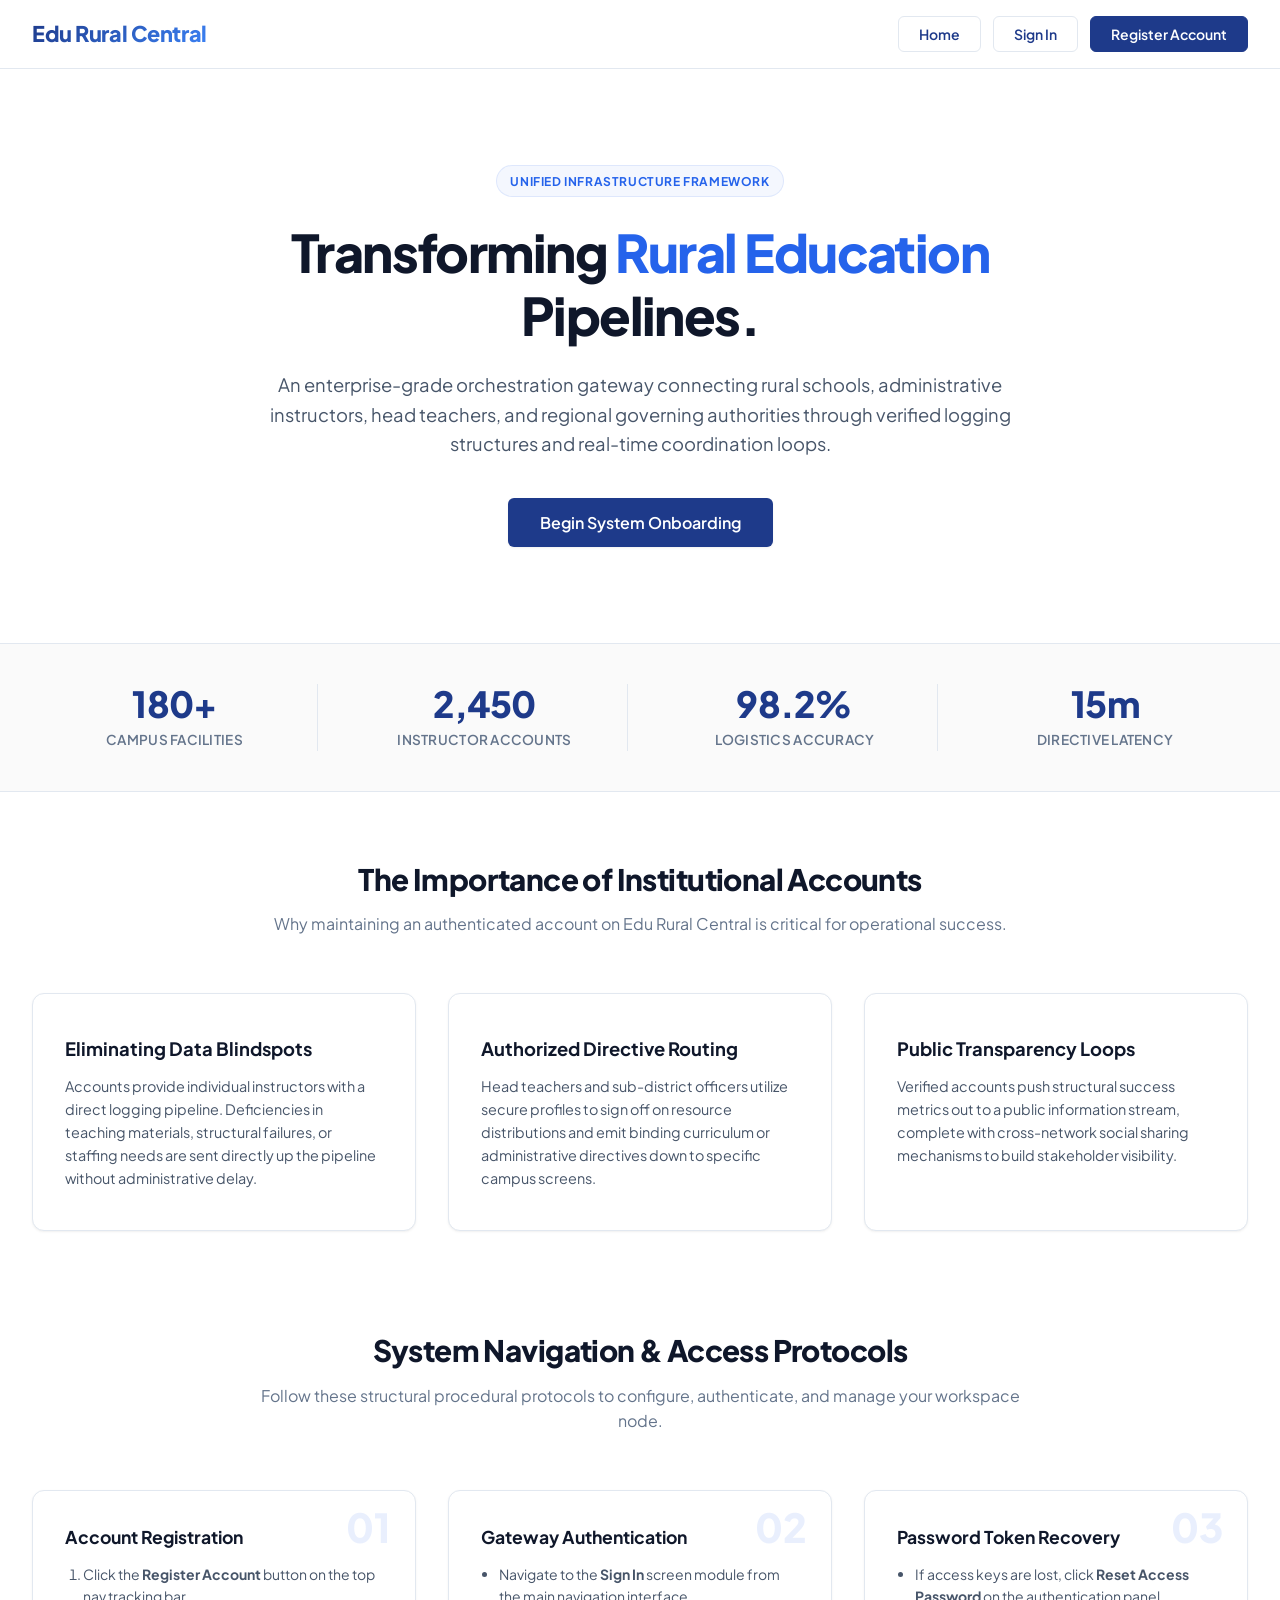
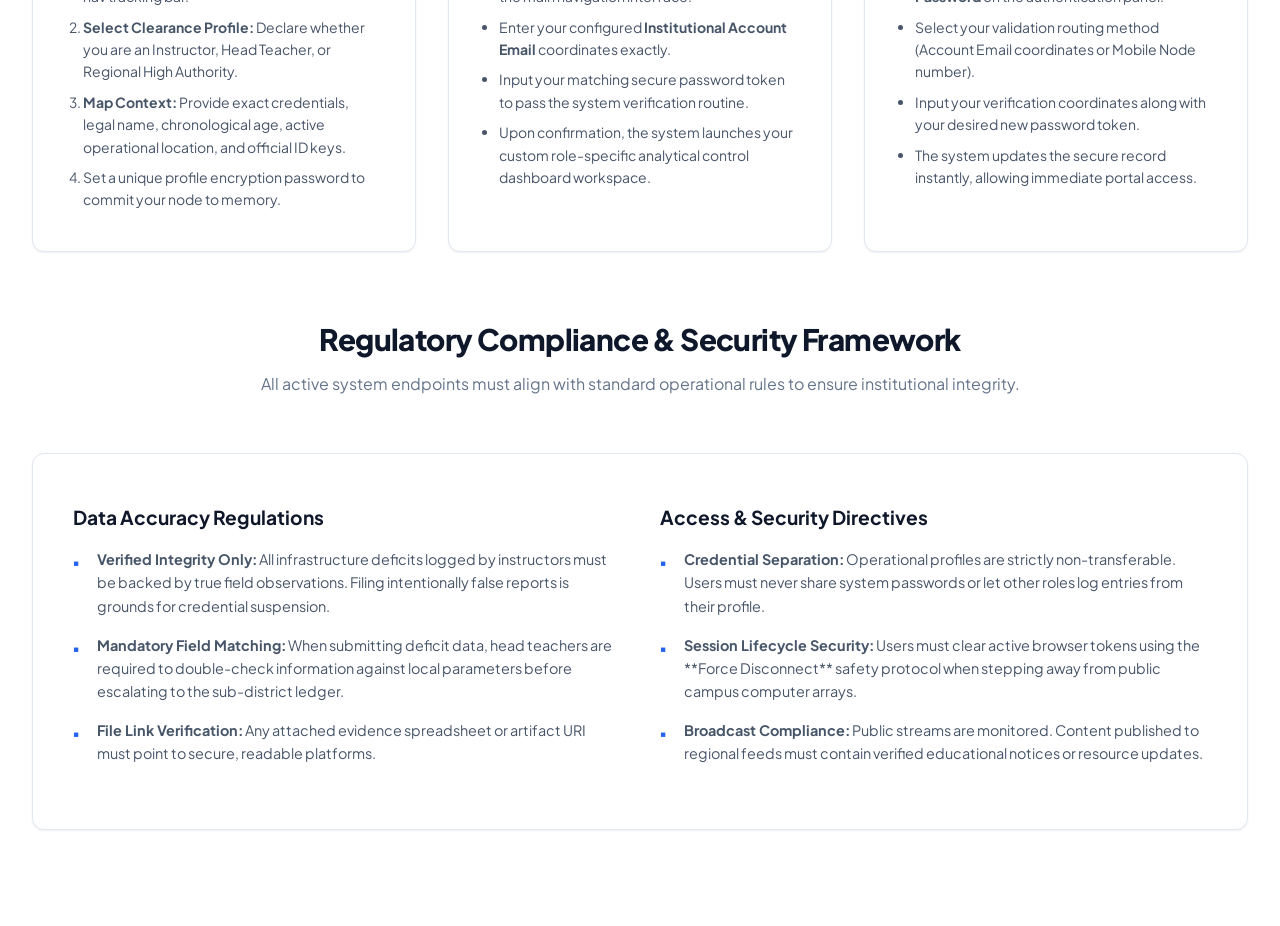
<file: index.html>
<!DOCTYPE html>
<html lang="en">
<head>
    <meta charset="UTF-8">
    <meta name="viewport" content="width=device-width, initial-scale=1.0">
    <title>Edu Rural Central - Enterprise Management Platform</title>
    <!-- Professional Design System Typography -->
    <link rel="preconnect" href="https://fonts.googleapis.com">
    <link rel="preconnect" href="https://fonts.gstatic.com" crossorigin>
    <link href="https://fonts.googleapis.com/css2?family=Plus+Jakarta+Sans:wght@400;500;600;700;800&display=swap" rel="stylesheet">
    <link rel="stylesheet" href="style.css">
</head>
<body>

   
    <nav class="portal-nav">
        <h1 onclick="window.location.href='index.html'">Edu Rural Central</h1>
        <div class="nav-links">
            <button onclick="window.location.href='index.html'">Home</button>
            <button onclick="window.location.href='login.html'">Sign In</button>
            <button onclick="window.location.href='register.html'" class="btn-primary-action">Register Account</button>
        </div>
    </nav>

 
    <div class="landing-container">
        
       
        <section class="layout-section hero-block">
            <div class="hero-content">
                <span class="hero-badge">Unified Infrastructure Framework</span>
                <h2 class="hero-title">Transforming <span>Rural Education</span> Pipelines.</h2>
                <p class="hero-desc">An enterprise-grade orchestration gateway connecting rural schools, administrative instructors, head teachers, and regional governing authorities through verified logging structures and real-time coordination loops.</p>
                <button class="btn-cta" onclick="window.location.href='register.html'">Begin System Onboarding</button>
            </div>
        </section>

       
        <section class="metrics-bar">
            <div class="metrics-grid">
                <div class="metric-card">
                    <div class="metric-val">180+</div>
                    <div class="metric-lbl">Campus Facilities</div>
                </div>
                <div class="metric-card">
                    <div class="metric-val">2,450</div>
                    <div class="metric-lbl">Instructor Accounts</div>
                </div>
                <div class="metric-card">
                    <div class="metric-val">98.2%</div>
                    <div class="metric-lbl">Logistics Accuracy</div>
                </div>
                <div class="metric-card">
                    <div class="metric-val">15m</div>
                    <div class="metric-lbl">Directive Latency</div>
                </div>
            </div>
        </section>

        
        <section class="layout-section">
            <div class="section-header">
                <h3>The Importance of Institutional Accounts</h3>
                <p>Why maintaining an authenticated account on Edu Rural Central is critical for operational success.</p>
            </div>
            <div class="grid-features">
                <div class="feature-box">
                    <h4>Eliminating Data Blindspots</h4>
                    <p>Accounts provide individual instructors with a direct logging pipeline. Deficiencies in teaching materials, structural failures, or staffing needs are sent directly up the pipeline without administrative delay.</p>
                </div>
                <div class="feature-box">
                    <h4>Authorized Directive Routing</h4>
                    <p>Head teachers and sub-district officers utilize secure profiles to sign off on resource distributions and emit binding curriculum or administrative directives down to specific campus screens.</p>
                </div>
                <div class="feature-box">
                    <h4>Public Transparency Loops</h4>
                    <p>Verified accounts push structural success metrics out to a public information stream, complete with cross-network social sharing mechanisms to build stakeholder visibility.</p>
                </div>
            </div>
        </section>

      
        <section class="layout-section" style="padding-top: 0;">
            <div class="section-header">
                <h3>System Navigation & Access Protocols</h3>
                <p>Follow these structural procedural protocols to configure, authenticate, and manage your workspace node.</p>
            </div>
            <div class="instruction-grid">
                
                <div class="instruction-card">
                    <div class="step-num">01</div>
                    <h4>Account Registration</h4>
                    <ol>
                        <li>Click the <b>Register Account</b> button on the top nav tracking bar.</li>
                        <li><b>Select Clearance Profile:</b> Declare whether you are an Instructor, Head Teacher, or Regional High Authority.</li>
                        <li><b>Map Context:</b> Provide exact credentials, legal name, chronological age, active operational location, and official ID keys.</li>
                        <li>Set a unique profile encryption password to commit your node to memory.</li>
                    </ol>
                </div>

                <div class="instruction-card">
                    <div class="step-num">02</div>
                    <h4>Gateway Authentication</h4>
                    <ul>
                        <li>Navigate to the <b>Sign In</b> screen module from the main navigation interface.</li>
                        <li>Enter your configured <b>Institutional Account Email</b> coordinates exactly.</li>
                        <li>Input your matching secure password token to pass the system verification routine.</li>
                        <li>Upon confirmation, the system launches your custom role-specific analytical control dashboard workspace.</li>
                    </ul>
                </div>

                <div class="instruction-card">
                    <div class="step-num">03</div>
                    <h4>Password Token Recovery</h4>
                    <ul>
                        <li>If access keys are lost, click <b>Reset Access Password</b> on the authentication panel.</li>
                        <li>Select your validation routing method (Account Email coordinates or Mobile Node number).</li>
                        <li>Input your verification coordinates along with your desired new password token.</li>
                        <li>The system updates the secure record instantly, allowing immediate portal access.</li>
                    </ul>
                </div>

            </div>
        </section>

        
        <section class="layout-section" style="padding-top: 0; padding-bottom: 6rem;">
            <div class="section-header">
                <h3>Regulatory Compliance & Security Framework</h3>
                <p>All active system endpoints must align with standard operational rules to ensure institutional integrity.</p>
            </div>
            <div class="rules-wrapper">
                <div class="rules-grid">
                    <div class="rules-column">
                        <h4>Data Accuracy Regulations</h4>
                        <ul class="rules-list">
                            <li><b>Verified Integrity Only:</b> All infrastructure deficits logged by instructors must be backed by true field observations. Filing intentionally false reports is grounds for credential suspension.</li>
                            <li><b>Mandatory Field Matching:</b> When submitting deficit data, head teachers are required to double-check information against local parameters before escalating to the sub-district ledger.</li>
                            <li><b>File Link Verification:</b> Any attached evidence spreadsheet or artifact URI must point to secure, readable platforms.</li>
                        </ul>
                    </div>
                    <div class="rules-column">
                        <h4>Access & Security Directives</h4>
                        <ul class="rules-list">
                            <li><b>Credential Separation:</b> Operational profiles are strictly non-transferable. Users must never share system passwords or let other roles log entries from their profile.</li>
                            <li><b>Session Lifecycle Security:</b> Users must clear active browser tokens using the **Force Disconnect** safety protocol when stepping away from public campus computer arrays.</li>
                            <li><b>Broadcast Compliance:</b> Public streams are monitored. Content published to regional feeds must contain verified educational notices or resource updates.</li>
                        </ul>
                    </div>
                </div>
            </div>
        </section>

    </div>

</body>
</html>
</file>
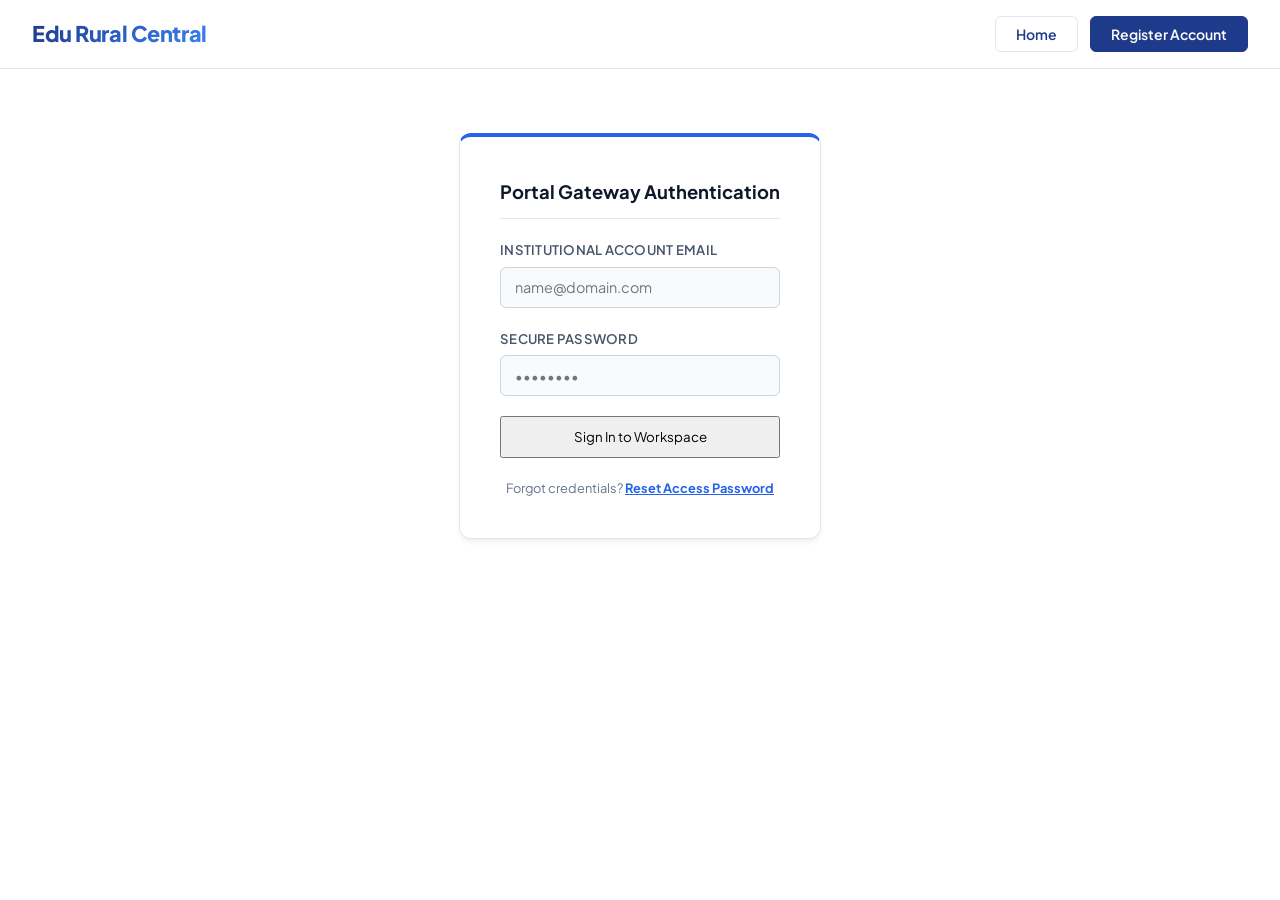
<file: dashboard.html>
<!DOCTYPE html>
<html lang="en">
<head>
    <meta charset="UTF-8">
    <meta name="viewport" content="width=device-width, initial-scale=1.0">
    <title>Central Workspace Hub Panels</title>
    <link rel="preconnect" href="https://fonts.googleapis.com">
    <link rel="preconnect" href="https://fonts.gstatic.com" crossorigin>
    <link href="https://fonts.googleapis.com/css2?family=Plus+Jakarta+Sans:wght@400;500;600;700;800&display=swap" rel="stylesheet">
    <link rel="stylesheet" href="style.css">
</head>
<body>

    <div class="app-container" style="display: grid;">
        <sidebar>
            <div>
                <div style="padding:0 1.5rem 1rem 1.5rem; border-bottom:1px solid rgba(255,255,255,0.08);">
                    <h3 id="sidebarName" style="font-size:1rem; font-weight:700;">Active User</h3>
                    <span id="sidebarRoleBadge" class="badge badge-info" style="margin-top:0.3rem;">ROLE</span>
                </div>
                <ul class="sidebar-menu">
                    <li class="menu-item active" id="menu-dash" onclick="navigateTab('dash')">Core Infrastructure Engine</li>
                    <li class="menu-item" id="menu-public" onclick="navigateTab('public')">Public Information Gateway</li>
                    <li class="menu-item" id="menu-profile" onclick="navigateTab('profile')">Manage Profile Attributes</li>
                </ul>
            </div>
            <div style="padding:0 1.5rem;">
                <button class="btn-danger" style="width: 100%; font-weight:700; border-radius: var(--radius-sm); padding: 0.6rem; border:none; color:white; cursor:pointer;" id="btnForceDisconnect">Force Disconnect</button>
            </div>
        </sidebar>

        <div class="content-workspace">
            
            <div id="tab-dash" class="tab-panel-block">
               
                <div id="workspace-teacher" style="display:none;">
                    <div class="card" style="border-top: 3px solid var(--success);">
                        <div class="card-title">
                            <span>Campus Administrative Directives & Announcements</span>
                            <span class="badge badge-success" style="font-size:0.65rem;">Live Feeds</span>
                        </div>
                        <div id="teacherAnnouncementsFeed"></div>
                    </div>

                    <div style="display:grid; grid-template-columns:1fr 1.8fr; gap:1.5rem; align-items: start;">
                        <div class="card">
                            <div class="card-title">Transmit Infrastructure Log</div>
                            <form id="teacherLogForm">
                                <div class="form-group">
                                    <label>Log Classification Category</label>
                                    <select id="newReportCat">
                                        <option value="Shortage of Teaching Materials">Shortage of Teaching Materials</option>
                                        <option value="Infrastructure Deficit">Infrastructure Deficit</option>
                                        <option value="Personnel Shortage">Personnel Shortage</option>
                                    </select>
                                </div>
                                <div class="form-group"><label>Detailed Description</label><textarea id="newReportDesc" rows="3" required placeholder="Provide breakdown context..."></textarea></div>
                                <div class="form-group"><label>Attach Verification Artifact Link (Optional)</label><input type="text" id="newReportFile" placeholder="http://docs.com/sheet.pdf"></div>
                                <button type="submit" class="btn-primary-action" style="width:100%; padding:0.65rem; border:none; border-radius:var(--radius-sm); cursor:pointer;">Submit Log</button>
                            </form>
                        </div>

                        <div class="card">
                            <div class="card-title">My Transmitted Deficit Logs</div>
                            <div style="overflow-x: auto;">
                                <table>
                                    <thead>
                                        <tr>
                                            <th>Category</th>
                                            <th>Description</th>
                                            <th>Artifact Link</th>
                                            <th>Status</th>
                                        </tr>
                                    </thead>
                                    <tbody id="teacherLogsTableBody"></tbody>
                                </table>
                            </div>
                        </div>
                    </div>
                </div>

                
                <div id="workspace-headteacher" style="display:none;">
                    <div class="card" style="border-top: 3px solid var(--warning);">
                        <div class="card-title">Campus Escalation Ledger & Deficit Verification</div>
                        <p style="font-size: 0.85rem; color: #64748b; margin-bottom: 1rem;">Review logs submitted by campus instructors before committing them to the sub-district ledger.</p>
                        <div style="overflow-x: auto;">
                            <table>
                                <thead>
                                    <tr>
                                        <th>Instructor</th>
                                        <th>Category</th>
                                        <th>Description</th>
                                        <th>Artifact</th>
                                        <th>Action</th>
                                    </tr>
                                </thead>
                                <tbody id="headteacherReviewTableBody"></tbody>
                            </table>
                        </div>
                    </div>

                    <div class="card">
                        <div class="card-title">Emit Local Campus Directive</div>
                        <form id="headteacherDirectiveForm">
                            <div class="form-group">
                                <label>Directive Content</label>
                                <textarea id="newDirectiveText" rows="3" required placeholder="Type operational updates or binding instructions..."></textarea>
                            </div>
                            <button type="submit" class="btn-primary-action" style="padding: 0.5rem 1rem;">Broadcast Directive</button>
                        </form>
                    </div>
                </div>

                
                <div id="workspace-highauthority" style="display:none;">
                    <div class="card" style="border-top: 3px solid var(--primary-light);">
                        <div class="card-title">Regional Infrastructure Orchestration Gateway</div>
                        <div class="search-container">
                            <input type="text" id="authoritySearch" placeholder="Filter verified regional logs by territory or category...">
                        </div>
                        <div style="overflow-x: auto;">
                            <table>
                                <thead>
                                    <tr>
                                        <th>Origin Facility</th>
                                        <th>Category</th>
                                        <th>Field Observations</th>
                                        <th>Verification Key</th>
                                        <th>Status</th>
                                    </tr>
                                </thead>
                                <tbody id="authorityLedgerTableBody"></tbody>
                            </table>
                        </div>
                    </div>
                </div>
            </div>

            
            <div id="tab-public" class="tab-panel-block" style="display:none;">
                <div class="card">
                    <div class="card-title">
                        <span>Public Success Metrics & Feeds</span>
                        <span class="badge badge-info">Verified Transparency Loops</span>
                    </div>
                    <p style="font-size: 0.9rem; color: #475569;">Pushes confirmed structural success metrics out to build stakeholder visibility.</p>
                    
                    <div class="media-feed" id="publicMediaFeed"></div>
                </div>
            </div>

            
            <div id="tab-profile" class="tab-panel-block" style="display:none;">
                <div class="card">
                    <div class="card-title">Node Verification Context Parameters</div>
                    <div style="display: grid; grid-template-columns: 1fr 1fr; gap: 1.5rem;" id="profileAttributesDisplay"></div>
                </div>
            </div>
        </div>
    </div>

    <script src="js/script.js"></script>
</body>
</html>
</file>
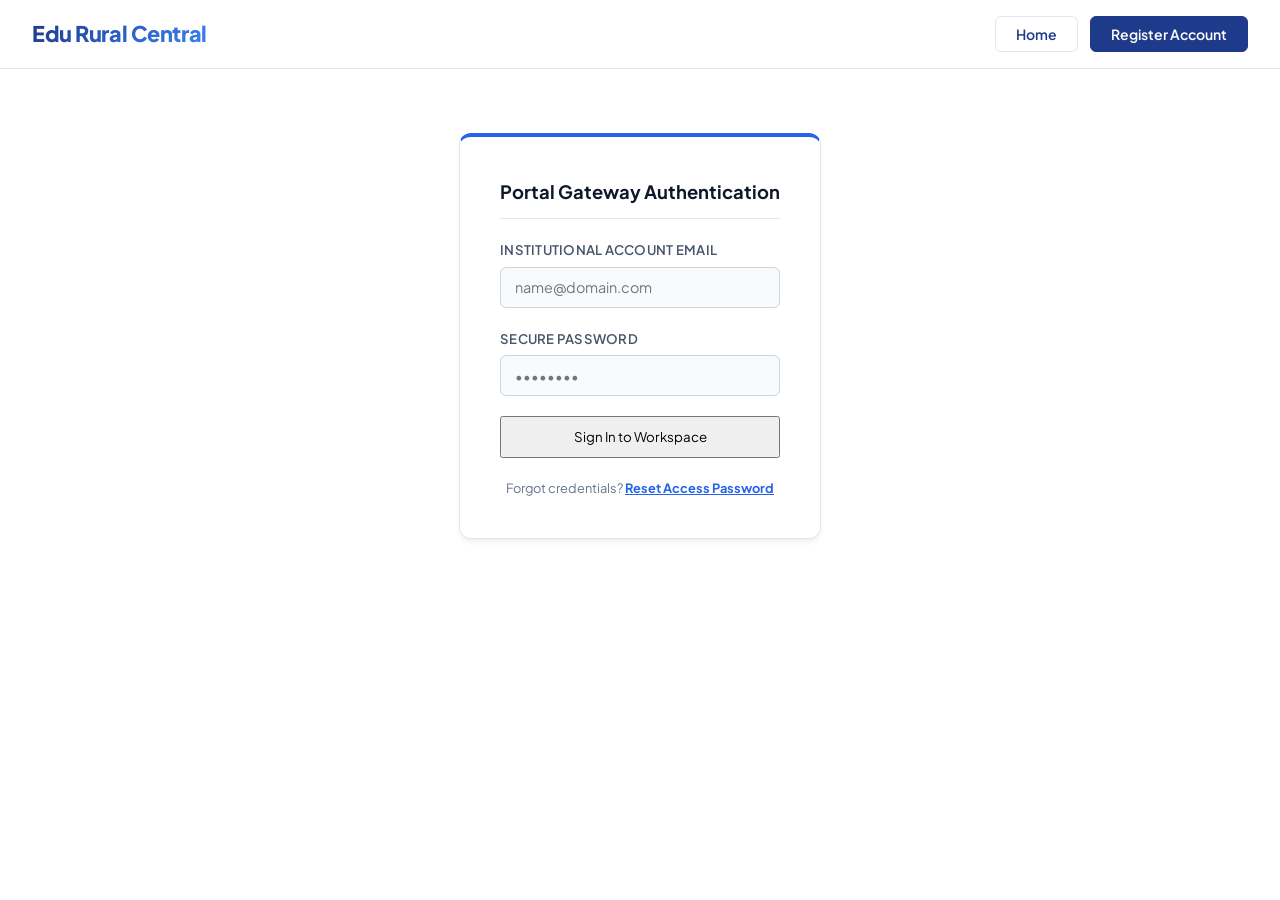
<file: login.html>
<!DOCTYPE html>
<html lang="en">
<head>
    <meta charset="UTF-8">
    <meta name="viewport" content="width=device-width, initial-scale=1.0">
    <title>Portal Gateway Authentication</title>
    <link rel="preconnect" href="https://fonts.googleapis.com">
    <link rel="preconnect" href="https://fonts.gstatic.com" crossorigin>
    <link href="https://fonts.googleapis.com/css2?family=Plus+Jakarta+Sans:wght@400;500;600;700;800&display=swap" rel="stylesheet">
    <link rel="stylesheet" href="style.css">
</head>
<body>

    <nav class="portal-nav">
        <h1 onclick="window.location.href='index.html'">Edu Rural Central</h1>
        <div class="nav-links">
            <button onclick="window.location.href='index.html'">Home</button>
            <button onclick="window.location.href='register.html'" class="btn-primary-action">Register Account</button>
        </div>
    </nav>

    <div class="wizard-container">
        <div id="loginAlert" class="alert alert-danger"></div>
        <form id="loginForm">
            <div class="card-title">Portal Gateway Authentication</div>
            <div class="form-group">
                <label>Institutional Account Email</label>
                <input type="email" id="logEmail" required placeholder="name@domain.com">
            </div>
            <div class="form-group">
                <label>Secure Password</label>
                <input type="password" id="logPassword" required placeholder="••••••••">
            </div>
            <button type="submit" class="btn-primary-action" style="width: 100%; padding: 0.65rem; margin-bottom: 1.25rem;">Sign In to Workspace</button>
            <p style="text-align: center; font-size: 0.8rem; color: #64748b;">
                Forgot credentials? <a onclick="window.location.href='reset.html'" style="color:var(--primary-light); cursor:pointer; font-weight:700; text-decoration: underline;">Reset Access Password</a>
            </p>
        </form>
    </div>

    <script src="js/script.js"></script>
</body>
</html>
</file>
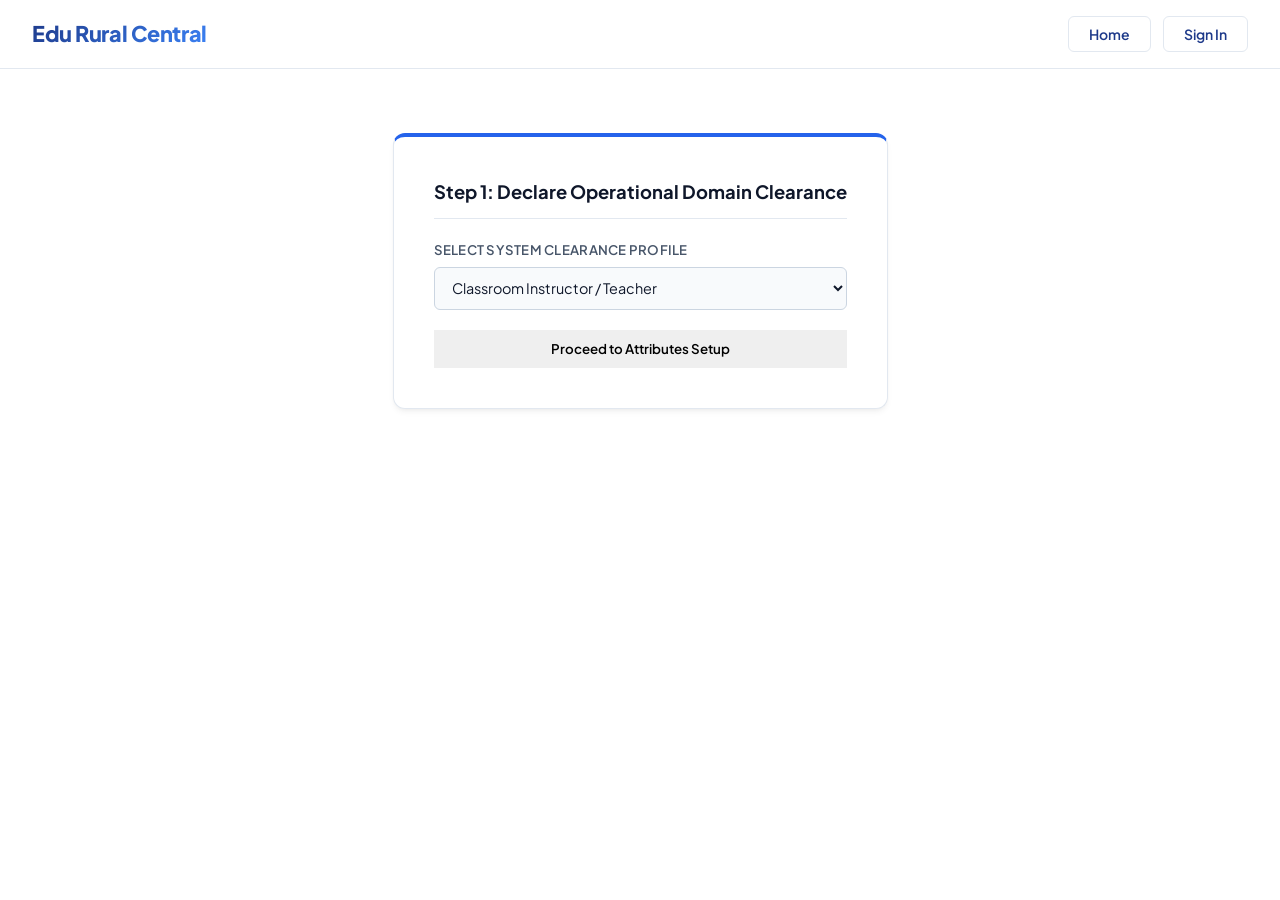
<file: register.html>
<!DOCTYPE html>
<html lang="en">
<head>
    <meta charset="UTF-8">
    <meta name="viewport" content="width=device-width, initial-scale=1.0">
    <title>Edu Rural Central - Account Registration</title>
    <link rel="preconnect" href="https://fonts.googleapis.com">
    <link rel="preconnect" href="https://fonts.gstatic.com" crossorigin>
    <link href="https://fonts.googleapis.com/css2?family=Plus+Jakarta+Sans:wght@400;500;600;700;800&display=swap" rel="stylesheet">
    <link rel="stylesheet" href="style.css">
</head>
<body>

   
    <nav class="portal-nav">
        <h1 onclick="window.location.href='./index.html'">Edu Rural Central</h1>
        <div class="nav-links">
            <button onclick="window.location.href='./index.html'">Home</button>
            <button onclick="window.location.href='./login.html'">Sign In</button>
        </div>
    </nav>

   
    
    <div class="wizard-container">
        <div id="regAlert" class="alert alert-danger"></div>
        
        
        <div id="reg-step-1" class="step-panel active">
            <div class="card-title">Step 1: Declare Operational Domain Clearance</div>
            <div class="form-group">
                <label>Select System Clearance Profile</label>
                <select id="regTargetRole">
                    <option value="teacher">Classroom Instructor / Teacher</option>
                    <option value="headteacher">Campus Head Administrator / Head Teacher</option>
                    <option value="highauthority">Sub-District Regional High Authority</option>
                </select>
            </div>
            <button type="button" id="btnNextStep" class="btn-primary-action" style="width:100%; padding: 0.65rem; display: block; border: none; cursor: pointer; font-weight: 600;">Proceed to Attributes Setup</button>
        </div>

       
        <div id="reg-step-2" class="step-panel" style="display: none;">
            <div class="card-title">Step 2: Account Context Mapping</div>
            <form id="registrationForm">
                <div class="form-group"><label>Full Legal Name</label><input type="text" id="attrName" required></div>
                <div class="form-group"><label>Direct Contact Mobile Number</label><input type="text" id="attrPhone" required placeholder="e.g., +250..."></div>
                <div class="form-group"><label>Verifiable Contact Email</label><input type="email" id="attrEmail" required></div>
                <div class="form-group"><label>Chronological Age Metric</label><input type="number" id="attrAge" required min="18"></div>
                <div class="form-group"><label>Active Years Operational Experience</label><input type="number" id="attrExp" required></div>
                <div class="form-group"><label>Specific Place of Residence</label><input type="text" id="attrResidence" required></div>
                <div class="form-group"><label>National Origin / Nationality</label><input type="text" id="attrNationality" required></div>
                <div class="form-group"><label>National ID Number Key String</label><input type="text" id="attrID" required></div>
                <div class="form-group"><label>Identity Photo URI Link (Optional)</label><input type="text" id="attrPhoto" placeholder="http://image-server.com/path.jpg"></div>

               
                <div id="conditional-teacher-fields">
                    <div class="card-title" style="font-size:0.95rem; margin-top:1.5rem; border-top:1px solid var(--border); padding-top:1rem;">Instructor Metrics</div>
                    <div class="form-group"><label>Primary Specialized Subject Matter</label><input type="text" id="attrSubject" placeholder="e.g., Mathematics"></div>
                    <div class="form-group"><label>Assigned Campus School Facility Name</label><input type="text" id="attrSchool" placeholder="e.g., Gasaka Primary School"></div>
                </div>

               
                <div id="conditional-authority-fields" style="display:none;">
                    <div class="card-title" style="font-size:0.95rem; margin-top:1.5rem; border-top:1px solid var(--border); padding-top:1rem;">Jurisdiction Parameters</div>
                    <div class="form-group">
                        <label>Governing Jurisdiction Level Assignment</label>
                        <select id="attrJurisdictionType">
                            <option value="sector">Sector Administrative Hub</option>
                            <option value="district">District Central Office</option>
                        </select>
                    </div>
                    <div class="form-group"><label>Name of Sector/District Jurisdiction Territory</label><input type="text" id="attrJurisdictionName" placeholder="e.g., Gasaka Sector Office"></div>
                </div>

                <div class="form-group" style="margin-top:1.5rem;"><label>Initialize Secure Password</label><input type="password" id="attrPassword" required minlength="6"></div>
                
                <div style="display:flex; gap:0.75rem; margin-top:1.5rem;">
                    <button type="button" id="btnPrevStep" style="background:#64748b; flex:1; padding: 0.65rem; border:none; color:white; border-radius:var(--radius-sm); cursor:pointer; font-weight:600;">Modify Role</button>
                    <button type="submit" style="flex:1.5; background:var(--success); padding: 0.65rem; border:none; color:white; border-radius:var(--radius-sm); cursor:pointer; font-weight:600;">Persist Core Account</button>
                </div>
            </form>
        </div>
    </div>

    
    <script src="js/script.js"></script>
</body>
</html>
</file>
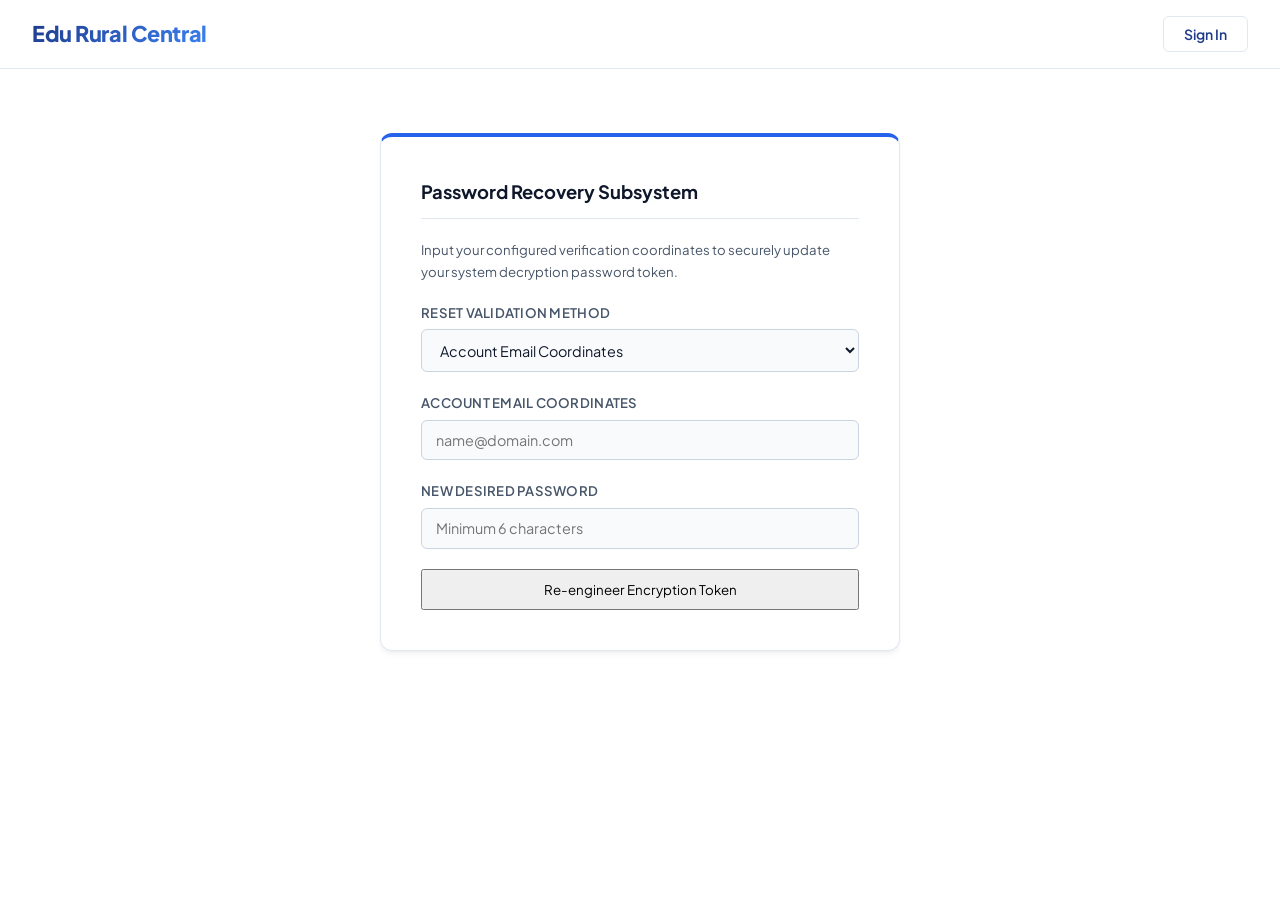
<file: reset.html>
<!DOCTYPE html>
<html lang="en">
<head>
    <meta charset="UTF-8">
    <meta name="viewport" content="width=device-width, initial-scale=1.0">
    <title>Password Recovery Subsystem</title>
    <link rel="preconnect" href="https://fonts.googleapis.com">
    <link rel="preconnect" href="https://fonts.gstatic.com" crossorigin>
    <link href="https://fonts.googleapis.com/css2?family=Plus+Jakarta+Sans:wght@400;500;600;700;800&display=swap" rel="stylesheet">
    <link rel="stylesheet" href="style.css">
</head>
<body>

    <nav class="portal-nav">
        <h1 onclick="window.location.href='index.html'">Edu Rural Central</h1>
        <div class="nav-links">
            <button onclick="window.location.href='login.html'">Sign In</button>
        </div>
    </nav>

    <div class="wizard-container">
        <div class="card-title">Password Recovery Subsystem</div>
        <p style="font-size: 0.825rem; margin-bottom: 1.25rem; color: #475569;">Input your configured verification coordinates to securely update your system decryption password token.</p>
        <form id="passwordResetForm">
            <div class="form-group">
                <label>Reset Validation Method</label>
                <select id="resetChannel">
                    <option value="email">Account Email Coordinates</option>
                    <option value="phone">Configured Mobile Node</option>
                </select>
            </div>
            <div class="form-group">
                <label id="lblRecoveryInput">Account Email Coordinates</label>
                <input type="text" id="recoveryTarget" required placeholder="name@domain.com">
            </div>
            <div class="form-group">
                <label>New Desired Password</label>
                <input type="password" id="recoveryNewPassword" required placeholder="Minimum 6 characters">
            </div>
            <button type="submit" class="btn-primary-action" style="width: 100%; padding: 0.65rem;">Re-engineer Encryption Token</button>
        </form>
    </div>

    <script src="js/script.js"></script>
</body>
</html>
</file>
<file: style.css>
:root {
    --primary: #1e3a8a;
    --primary-light: #2563eb;
    --primary-gradient: linear-gradient(135deg, #1e3a8a 0%, #3b82f6 100%);
    --accent: #f8fafc;
    --accent-soft: rgba(37, 99, 235, 0.05);
    --success: #10b981;
    --warning: #f59e0b;
    --danger: #ef4444;
    --dark: #0f172a;
    --light: #ffffff;
    --white: #ffffff;
    --border: #e2e8f0;
    --radius: 12px;
    --radius-sm: 6px;
    --max-width: 1280px;
    --shadow: 0 1px 3px 0 rgba(0, 0, 0, 0.05), 0 1px 2px -1px rgba(0, 0, 0, 0.05);
    --shadow-md: 0 4px 6px -1px rgba(0, 0, 0, 0.05), 0 2px 4px -2px rgba(0, 0, 0, 0.05);
}

* { box-sizing: border-box; margin: 0; padding: 0; font-family: 'Plus Jakarta Sans', sans-serif; }
body { background-color: var(--light); color: var(--dark); min-height: 100vh; display: flex; flex-direction: column; line-height: 1.6; -webkit-font-smoothing: antialiased; }


.portal-nav { background: var(--white); padding: 1rem 2rem; display: flex; justify-content: space-between; align-items: center; position: sticky; top: 0; z-index: 1000; border-bottom: 1px solid var(--border); }
.portal-nav h1 { font-size: 1.35rem; font-weight: 800; background: var(--primary-gradient); -webkit-background-clip: text; -webkit-text-fill-color: transparent; cursor: pointer; letter-spacing: -0.02em; }

.nav-links { display: flex; gap: 0.75rem; align-items: center; }
.nav-links button { background: transparent; color: var(--primary); border: 1px solid var(--border); padding: 0.5rem 1.25rem; border-radius: var(--radius-sm); cursor: pointer; font-weight: 600; font-size: 0.875rem; transition: all 0.2s ease; }
.nav-links button:hover { background: var(--accent); border-color: var(--primary); }
.nav-links button.btn-primary-action { background: var(--primary); color: var(--white); border-color: var(--primary); }
.nav-links button.btn-primary-action:hover { background: var(--primary-light); border-color: var(--primary-light); }

.landing-container { width: 100%; display: flex; flex-direction: column; background-color: var(--light); }
.layout-section { width: 100%; max-width: var(--max-width); margin: 0 auto; padding: 4rem 2rem; }


.hero-block { display: block; text-align: center; padding: 6rem 2rem; max-width: 900px; margin: 0 auto; }
.hero-content { display: flex; flex-direction: column; align-items: center; }
.hero-badge { background: var(--accent-soft); color: var(--primary-light); padding: 0.35rem 0.85rem; border-radius: 20px; font-weight: 700; font-size: 0.75rem; text-transform: uppercase; letter-spacing: 0.05em; margin-bottom: 1.5rem; border: 1px solid rgba(37, 99, 235, 0.1); }
.hero-title { font-size: 3.25rem; line-height: 1.2; margin-bottom: 1.5rem; font-weight: 800; color: var(--dark); letter-spacing: -0.03em; }
.hero-title span { color: var(--primary-light); }
.hero-desc { font-size: 1.15rem; color: #475569; margin-bottom: 2.5rem; max-width: 750px; }
.btn-cta { background: var(--primary); color: var(--white); padding: 0.85rem 2rem; border: none; border-radius: var(--radius-sm); font-weight: 600; font-size: 1rem; cursor: pointer; transition: all 0.2s ease; box-shadow: var(--shadow); }
.btn-cta:hover { background: var(--primary-light); transform: translateY(-1px); }


.metrics-bar { background: #fafafa; border-top: 1px solid var(--border); border-bottom: 1px solid var(--border); padding: 2.5rem 0; width: 100%; }
.metrics-grid { display: grid; grid-template-columns: repeat(4, 1fr); gap: 1.5rem; max-width: var(--max-width); margin: 0 auto; padding: 0 2rem; }
.metric-card { text-align: center; border-right: 1px solid var(--border); padding: 0 0.5rem; }
.metric-card:last-child { border-right: none; }
.metric-val { font-size: 2.25rem; font-weight: 800; color: var(--primary); line-height: 1.1; margin-bottom: 0.35rem; letter-spacing: -0.02em; }
.metric-lbl { font-size: 0.85rem; color: #64748b; font-weight: 600; text-transform: uppercase; letter-spacing: 0.02em; }


.section-header { text-align: center; margin-bottom: 3.5rem; max-width: 800px; margin-left: auto; margin-right: auto; }
.section-header h3 { font-size: 1.85rem; font-weight: 800; color: var(--dark); margin-bottom: 0.5rem; letter-spacing: -0.02em; }
.section-header p { color: #64748b; font-size: 1rem; }

.grid-features { display: grid; grid-template-columns: repeat(3, 1fr); gap: 2rem; margin-bottom: 2rem; }
.feature-box { background: var(--white); padding: 2.5rem 2rem; border-radius: var(--radius); box-shadow: var(--shadow); border: 1px solid var(--border); display: flex; flex-direction: column; align-items: flex-start; }
.feature-box h4 { font-size: 1.15rem; font-weight: 700; margin-bottom: 0.75rem; color: var(--dark); }
.feature-box p { color: #475569; font-size: 0.9rem; line-height: 1.6; }


.instruction-grid { display: grid; grid-template-columns: repeat(3, 1fr); gap: 2rem; margin-top: 1.5rem; }
.instruction-card { background: var(--white); border: 1px solid var(--border); border-radius: var(--radius); padding: 2rem; box-shadow: var(--shadow); position: relative; }
.instruction-card .step-num { font-size: 2.5rem; font-weight: 800; color: rgba(37, 99, 235, 0.1); position: absolute; top: 1rem; right: 1.5rem; line-height: 1; }
.instruction-card h4 { font-size: 1.1rem; font-weight: 700; margin-bottom: 0.75rem; color: var(--dark); padding-right: 2rem; }
.instruction-card ol, .instruction-card ul { padding-left: 1.15rem; color: #475569; font-size: 0.875rem; }
.instruction-card li { margin-bottom: 0.5rem; }


.rules-wrapper { background: #ffffff; border: 1px solid var(--border); border-radius: var(--radius); padding: 3rem 2.5rem; box-shadow: var(--shadow); }
.rules-grid { display: grid; grid-template-columns: 1fr 1fr; gap: 2.5rem; }
.rules-column h4 { font-size: 1.2rem; font-weight: 700; color: var(--dark); margin-bottom: 1rem; display: flex; align-items: center; gap: 0.5rem; }
.rules-list { list-style: none; }
.rules-list li { margin-bottom: 1rem; position: relative; padding-left: 1.5rem; font-size: 0.9rem; color: #475569; }
.rules-list li::before { content: "▪"; color: var(--primary-light); position: absolute; left: 0; top: 0; font-size: 1.1rem; }


.wizard-container { max-width: 520px; margin: 4rem auto; background: var(--white); padding: 2.5rem; border-radius: var(--radius); box-shadow: var(--shadow-md); border: 1px solid var(--border); border-top: 4px solid var(--primary-light); }
.step-panel { display: none; }
.step-panel.active { display: block; }


.app-container { min-height: calc(100vh - 65px); grid-template-columns: 260px 1fr; }
sidebar { background-color: #0f172a; color: var(--white); padding: 1.5rem 0; display: flex; flex-direction: column; justify-content: space-between; border-right: 1px solid rgba(255,255,255,0.05); }
.sidebar-menu { list-style: none; margin-top: 1.5rem; }
.menu-item { padding: 0.85rem 1.5rem; display: flex; align-items: center; color: #94a3b8; cursor: pointer; font-weight: 600; font-size: 0.9rem; transition: all 0.2s; border-left: 3px solid transparent; }
.menu-item:hover, .menu-item.active { background: rgba(255,255,255,0.02); color: var(--white); }
.menu-item.active { border-left-color: var(--primary-light); background: rgba(37, 99, 235, 0.08); }
.content-workspace { padding: 2rem; overflow-y: auto; height: calc(100vh - 65px); background-color: #f8fafc; }


.card { background: var(--white); padding: 1.75rem; border-radius: var(--radius); box-shadow: var(--shadow); margin-bottom: 1.5rem; border: 1px solid var(--border); }
.card-title { font-size: 1.15rem; color: var(--dark); margin-bottom: 1.25rem; border-bottom: 1px solid var(--border); padding-bottom: 0.75rem; font-weight: 700; display: flex; justify-content: space-between; align-items: center; }
.form-group { margin-bottom: 1.25rem; }
label { display: block; margin-bottom: 0.4rem; font-weight: 600; font-size: 0.825rem; color: #475569; text-transform: uppercase; letter-spacing: 0.02em; }
input, select, textarea { width: 100%; padding: 0.65rem 0.85rem; border: 1px solid #cbd5e1; border-radius: var(--radius-sm); background: #f8fafc; font-size: 0.9rem; color: var(--dark); transition: all 0.15s ease; }
input:focus, select:focus, textarea:focus { outline: none; border-color: var(--primary-light); background: var(--white); box-shadow: 0 0 0 3px rgba(37, 99, 235, 0.08); }

.search-container { margin-bottom: 1.25rem; display: flex; gap: 0.5rem; }


table { width: 100%; border-collapse: collapse; margin-top: 0.5rem; }
th, td { padding: 0.85rem 1.15rem; border-bottom: 1px solid #e2e8f0; text-align: left; font-size: 0.875rem; }
th { background: #f8fafc; font-weight: 700; color: #475569; text-transform: uppercase; font-size: 0.725rem; letter-spacing: 0.05em; }
tr:hover td { background-color: #f8fafc; }

.announcement-box { background: #f0fdf4; border-left: 3px solid var(--success); padding: 1rem; border-radius: var(--radius-sm); margin-bottom: 1rem; border: 1px solid #d1fae5; border-left-width: 3px; }
.announcement-box.authority { background: #eff6ff; border-left-color: var(--primary-light); border-color: #dbeafe; border-left-width: 3px; }
.announcement-header { display: flex; justify-content: space-between; font-size: 0.75rem; font-weight: 700; color: #64748b; margin-bottom: 0.35rem; text-transform: uppercase; }


.media-feed { display: grid; grid-template-columns: repeat(auto-fill, minmax(300px, 1fr)); gap: 1.5rem; margin-top: 1rem; }
.media-card { background: var(--white); border-radius: var(--radius); box-shadow: var(--shadow); overflow: hidden; display: flex; flex-direction: column; justify-content: space-between; border: 1px solid var(--border); }
.media-body { padding: 1.25rem; }
.media-meta { font-size: 0.75rem; color: #64748b; margin-bottom: 0.5rem; font-weight: 500; }
.media-footer { background: #f8fafc; padding: 0.85rem 1.25rem; display: flex; justify-content: space-between; align-items: center; border-top: 1px solid #e2e8f0; }
.social-share-btn { background: #3b5998; color: white; border: none; padding: 0.35rem 0.75rem; border-radius: var(--radius-sm); cursor: pointer; font-size: 0.7rem; font-weight: 700; }
.social-share-btn.twitter { background: #0f1419; }
.social-share-btn.whatsapp { background: #22c55e; }

.alert { padding: 0.85rem; border-radius: var(--radius-sm); margin-bottom: 1.25rem; font-size: 0.85rem; font-weight: 500; display: none; }
.alert-danger { background: #fef2f2; color: #991b1b; border: 1px solid #fee2e2; }
.badge { padding: 0.2rem 0.5rem; border-radius: 4px; font-size: 0.7rem; font-weight: 700; display: inline-block; text-transform: uppercase; letter-spacing: 0.02em; }
.badge-info { background: #e0f2fe; color: #0369a1; }
.badge-success { background: #d1fae5; color: #065f46; }
</file>
